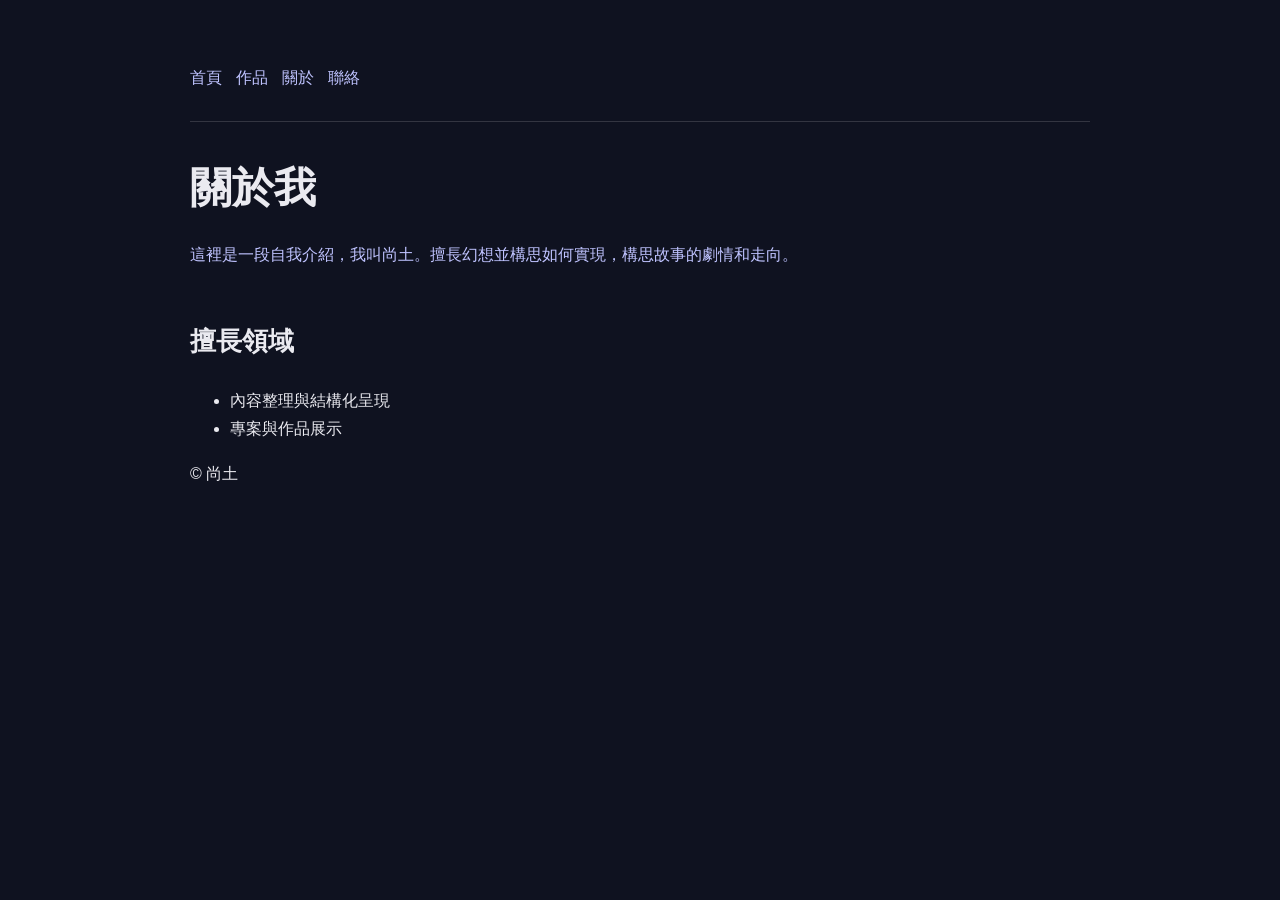
<file: about.html>
<!doctype html>
<html lang="zh-Hant">
<head>
  <meta charset="utf-8">
  <title>關於我｜我的作品集</title>
  <meta name="viewport" content="width=device-width, initial-scale=1">
  <link rel="stylesheet" href="./assets/style.css">
</head>
<body>
  <div class="wrap">
    <nav>
      <a href="./index.html">首頁</a>
      <a href="./works.html">作品</a>
      <a href="./about.html">關於</a>
      <a href="./contact.html">聯絡</a>
    </nav>
    <hr>

    <h1>關於我</h1>
    <p>
      這裡是一段自我介紹，我叫尚土。擅長幻想並構思如何實現，構思故事的劇情和走向。
    </p>

    <h2>擅長領域</h2>
    <ul>
      <li>內容整理與結構化呈現</li>
      <li>專案與作品展示</li>
    </ul>

    <footer>
      © 尚土
    </footer>
  </div>
</body>
</html>
</file>
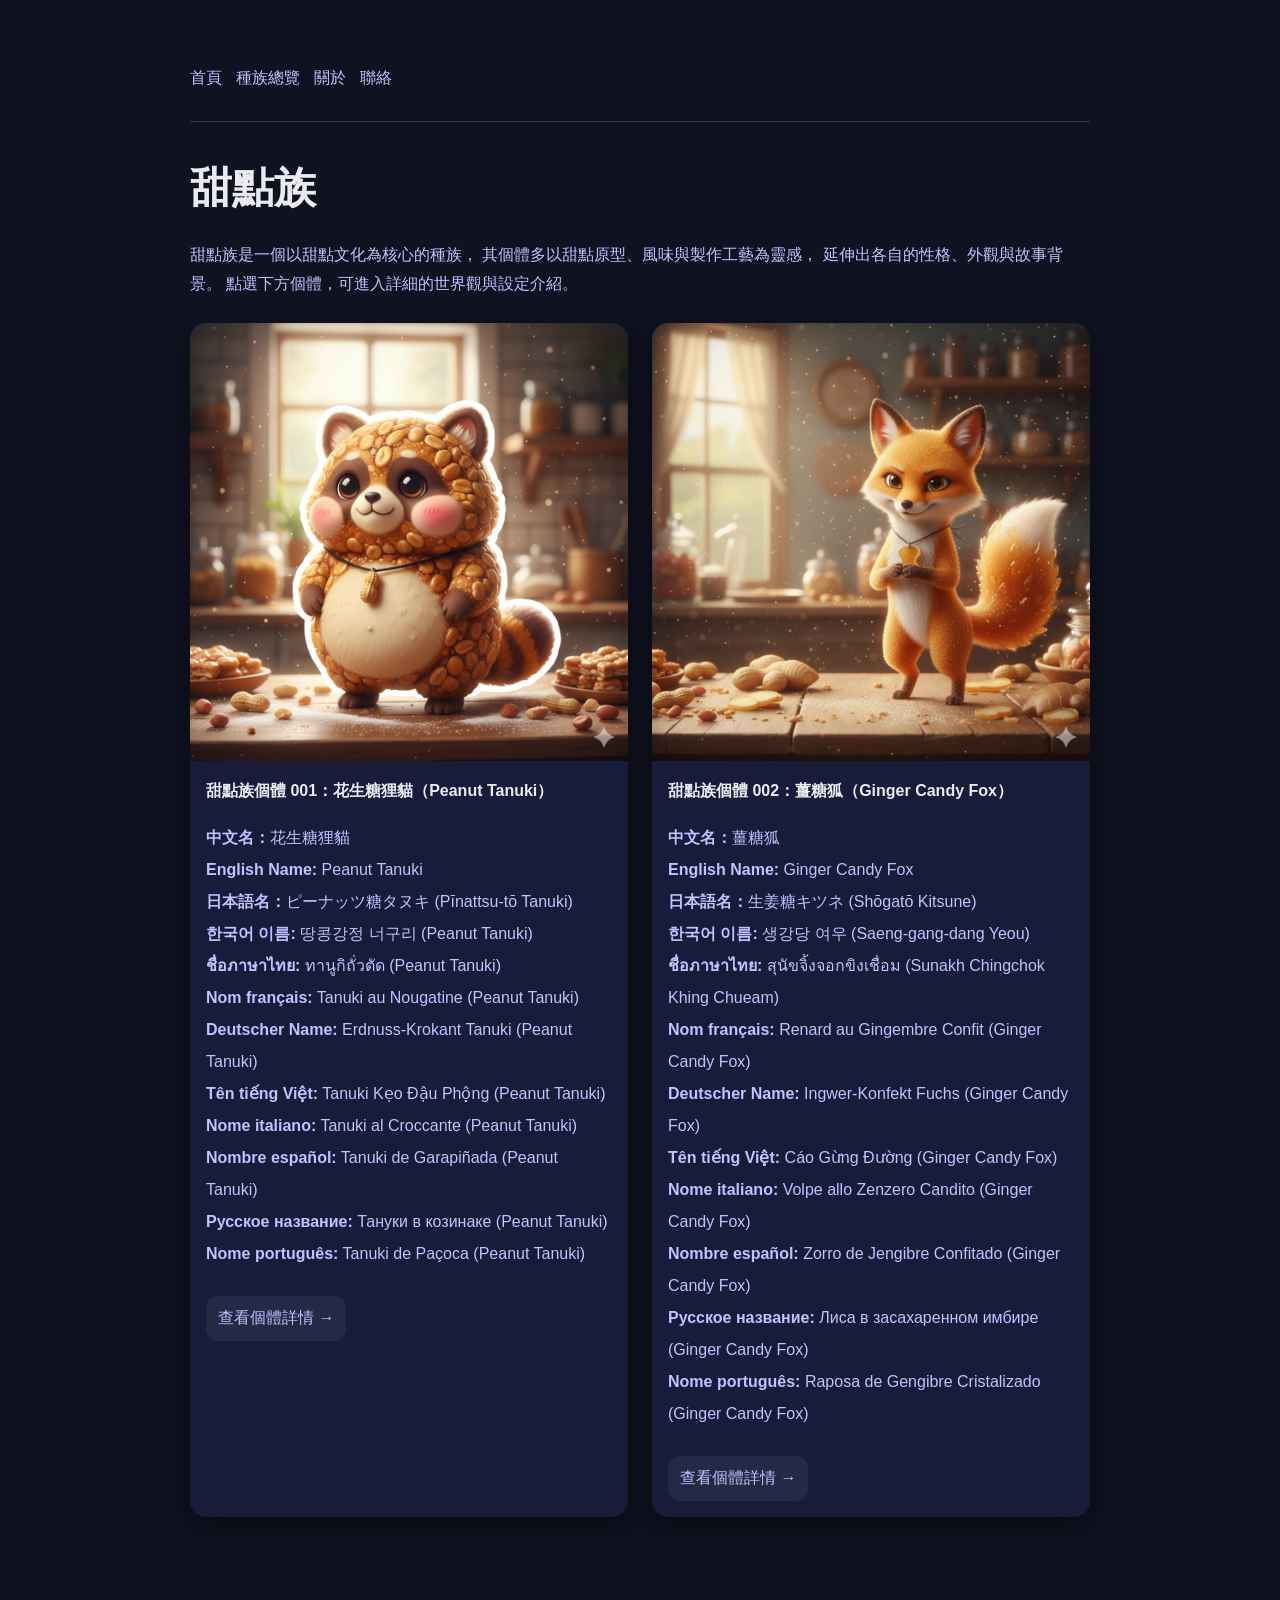
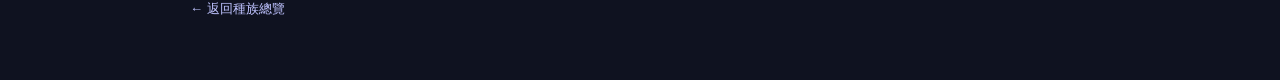
<file: race-dessert.html>
<!doctype html>
<html lang="zh-Hant">
<head>
  <meta charset="utf-8">
  <title>甜點族｜我的作品集</title>
  <meta name="viewport" content="width=device-width, initial-scale=1">
  <link rel="stylesheet" href="./assets/style.css">
</head>
<body>
  <div class="wrap">
    <nav>
      <a href="./index.html">首頁</a>
      <a href="./works.html">種族總覽</a>
      <a href="./about.html">關於</a>
      <a href="./contact.html">聯絡</a>
    </nav>
    <hr>

    <h1>甜點族</h1>
    <p>
      甜點族是一個以甜點文化為核心的種族，
      其個體多以甜點原型、風味與製作工藝為靈感，
      延伸出各自的性格、外觀與故事背景。
      點選下方個體，可進入詳細的世界觀與設定介紹。
    </p>

    <div class="grid">

      <!-- 個體 01 -->
      <div class="card">
        <img src="./images/peanut-tanuki.png" alt="甜點族個體 花生糖狸貓 Peanut Tanuki">
        <div class="txt">
          <strong>甜點族個體 001：花生糖狸貓（Peanut Tanuki）</strong>

          <p style="line-height: 2; font-family: sans-serif;">
            <span style="font-weight: bold;">中文名：</span>花生糖狸貓<br>
            <span style="font-weight: bold;">English Name:</span> Peanut Tanuki<br>
            <span style="font-weight: bold;">日本語名：</span>ピーナッツ糖タヌキ (Pīnattsu-tō Tanuki)<br>
            <span style="font-weight: bold;">한국어 이름:</span> 땅콩강정 너구리 (Peanut Tanuki)<br>
            <span style="font-weight: bold;">ชื่อภาษาไทย:</span> ทานูกิถั่วตัด (Peanut Tanuki)<br>
            <span style="font-weight: bold;">Nom français:</span> Tanuki au Nougatine (Peanut Tanuki)<br>
            <span style="font-weight: bold;">Deutscher Name:</span> Erdnuss-Krokant Tanuki (Peanut Tanuki)<br>
            <span style="font-weight: bold;">Tên tiếng Việt:</span> Tanuki Kẹo Đậu Phộng (Peanut Tanuki)<br>
            <span style="font-weight: bold;">Nome italiano:</span> Tanuki al Croccante (Peanut Tanuki)<br>
            <span style="font-weight: bold;">Nombre español:</span> Tanuki de Garapiñada (Peanut Tanuki)<br>
            <span style="font-weight: bold;">Русское название:</span> Тануки в козинаке (Peanut Tanuki)<br>
            <span style="font-weight: bold;">Nome português:</span> Tanuki de Paçoca (Peanut Tanuki)
          </p>

          <a class="btnlink" href="./work-dessert-0001.html">查看個體詳情 →</a>
        </div>
      </div>

      <!-- 個體 02 -->
      <div class="card">
        <img src="./images/ginger-candy-fox.png" alt="甜點族個體 薑糖狐 Ginger Candy Fox">
        <div class="txt">
          <strong>甜點族個體 002：薑糖狐（Ginger Candy Fox）</strong>

          <p style="line-height: 2; font-family: sans-serif;">
            <span style="font-weight: bold;">中文名：</span>薑糖狐<br>
            <span style="font-weight: bold;">English Name:</span> Ginger Candy Fox<br>
            <span style="font-weight: bold;">日本語名：</span>生姜糖キツネ (Shōgatō Kitsune)<br>
            <span style="font-weight: bold;">한국어 이름:</span> 생강당 여우 (Saeng-gang-dang Yeou)<br>
            <span style="font-weight: bold;">ชื่อภาษาไทย:</span> สุนัขจิ้งจอกขิงเชื่อม (Sunakh Chingchok Khing Chueam)<br>
            <span style="font-weight: bold;">Nom français:</span> Renard au Gingembre Confit (Ginger Candy Fox)<br>
            <span style="font-weight: bold;">Deutscher Name:</span> Ingwer-Konfekt Fuchs (Ginger Candy Fox)<br>
            <span style="font-weight: bold;">Tên tiếng Việt:</span> Cáo Gừng Đường (Ginger Candy Fox)<br>
            <span style="font-weight: bold;">Nome italiano:</span> Volpe allo Zenzero Candito (Ginger Candy Fox)<br>
            <span style="font-weight: bold;">Nombre español:</span> Zorro de Jengibre Confitado (Ginger Candy Fox)<br>
            <span style="font-weight: bold;">Русское название:</span> Лиса в засахаренном имбире (Ginger Candy Fox)<br>
            <span style="font-weight: bold;">Nome português:</span> Raposa de Gengibre Cristalizado (Ginger Candy Fox)
          </p>

          <a class="btnlink" href="./work-dessert-02.html">查看個體詳情 →</a>
        </div>
      </div>

    </div>

    <div class="footer-note">
      <a href="./works.html">← 返回種族總覽</a>
    </div>
  </div>
</body>
</html>
</file>
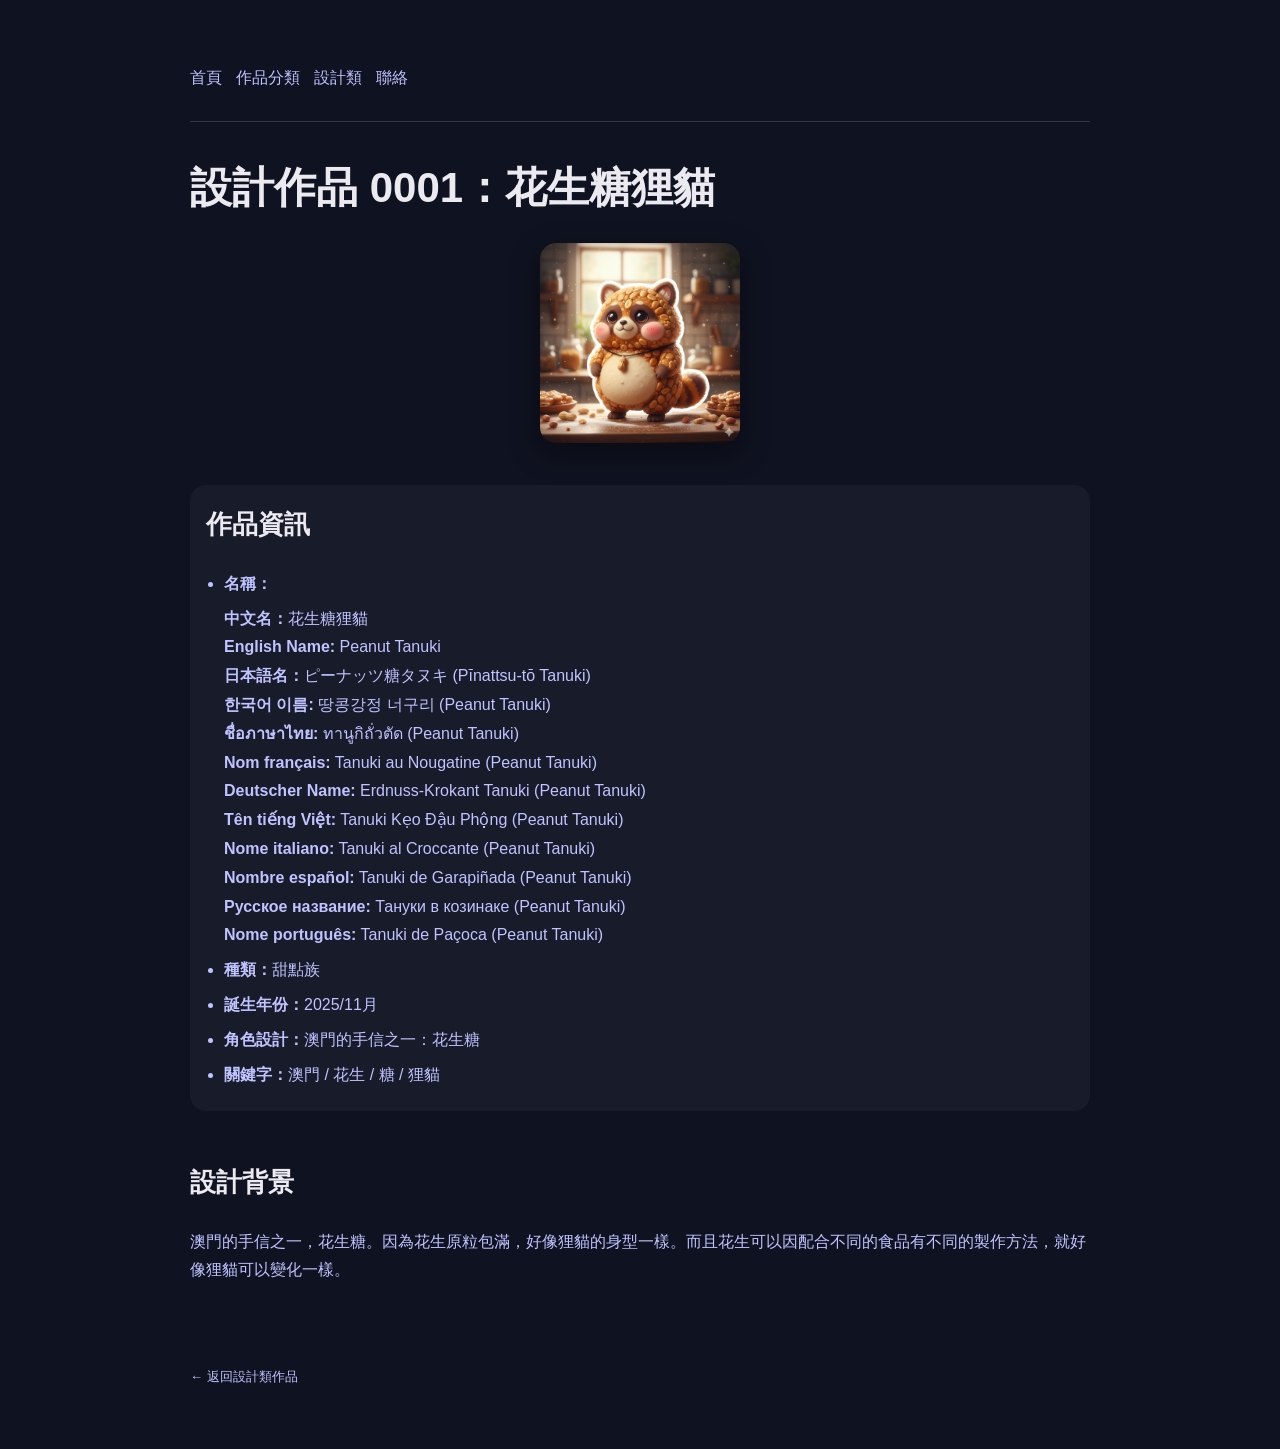
<file: work-dessert-0001.html>
<!doctype html>
<html lang="zh-Hant">
<head>
  <meta charset="utf-8">
  <title>設計作品 001｜我的作品集</title>
  <meta name="viewport" content="width=device-width, initial-scale=1">
  <link rel="stylesheet" href="./assets/style.css">
</head>
<body>
  <div class="wrap">
    <nav>
      <a href="./index.html">首頁</a>
      <a href="./works.html">作品分類</a>
      <a href="./category-design.html">設計類</a>
      <a href="./contact.html">聯絡</a>
    </nav>
    <hr>

    <h1>設計作品 0001：花生糖狸貓</h1>
    <div class="detail-hero">
       <img class="character-img"
     src="./images/peanut-tanuki.png"
     alt="甜點族個體 花生糖狸貓 Peanut Tanuki"
     style="max-width:200px; ">


      <div class="kv">
        <h2 style="margin-top:0;">作品資訊</h2>
        <ul>
          <li><strong>名稱：</strong></li>
          <span style="font-weight: bold;">中文名：</span>花生糖狸貓<br>
            <span style="font-weight: bold;">English Name:</span> Peanut Tanuki<br>
            <span style="font-weight: bold;">日本語名：</span>ピーナッツ糖タヌキ (Pīnattsu-tō Tanuki)<br>
            <span style="font-weight: bold;">한국어 이름:</span> 땅콩강정 너구리 (Peanut Tanuki)<br>
            <span style="font-weight: bold;">ชื่อภาษาไทย:</span> ทานูกิถั่วตัด (Peanut Tanuki)<br>
            <span style="font-weight: bold;">Nom français:</span> Tanuki au Nougatine (Peanut Tanuki)<br>
            <span style="font-weight: bold;">Deutscher Name:</span> Erdnuss-Krokant Tanuki (Peanut Tanuki)<br>
            <span style="font-weight: bold;">Tên tiếng Việt:</span> Tanuki Kẹo Đậu Phộng (Peanut Tanuki)<br>
            <span style="font-weight: bold;">Nome italiano:</span> Tanuki al Croccante (Peanut Tanuki)<br>
            <span style="font-weight: bold;">Nombre español:</span> Tanuki de Garapiñada (Peanut Tanuki)<br>
            <span style="font-weight: bold;">Русское название:</span> Тануки в козинаке (Peanut Tanuki)<br>
            <span style="font-weight: bold;">Nome português:</span> Tanuki de Paçoca (Peanut Tanuki)
        </ul>
        <ul>
          <li><strong>種類：</strong>甜點族</li>
          <li><strong>誕生年份：</strong>2025/11月</li>
          <li><strong>角色設計：</strong>澳門的手信之一：花生糖</li>
          <li><strong>關鍵字：</strong>澳門 / 花生 / 糖 / 狸貓 </li>
        </ul>
      </div>
    </div>

    <h2>設計背景</h2>
    <p>澳門的手信之一，花生糖。因為花生原粒包滿，好像狸貓的身型一樣。而且花生可以因配合不同的食品有不同的製作方法，就好像狸貓可以變化一樣。</p>

    <div class="footer-note">
      <a href="./category-design.html">← 返回設計類作品</a>
    </div>
  </div>
</body>
</html>
</file>
<file: assets/style.css>
body{
  margin:0;
  font-family:-apple-system,BlinkMacSystemFont,"Segoe UI",Roboto,"Noto Sans TC",sans-serif;
  background:#0f1220;
  color:#eaeaf0;
  line-height:1.8;
}

a{ color:#bfc3ff; text-decoration:none; }
a:hover{ text-decoration:underline; }

.wrap{
  max-width:900px;
  margin:auto;
  padding:48px 24px 60px;
}

/* Navigation */
nav{
  display:flex;
  gap:14px;
  align-items:center;
  padding:16px 0;
}
hr{
  border:0;
  border-top:1px solid rgba(255,255,255,.15);
  margin:12px 0 28px;
}

/* Typography */
h1{ font-size:42px; margin:0 0 10px; }
h2{ margin-top:48px; font-size:26px; }
p{ color:#bfc3ff; }

/* Grid / Cards */
.grid{
  display:grid;
  grid-template-columns:repeat(auto-fit,minmax(260px,1fr));
  gap:24px;
  margin-top:24px;
}
.card{
  background:#181c3a;
  border-radius:16px;
  overflow:hidden;
  box-shadow:0 10px 30px rgba(0,0,0,.4);
}
.card img{ width:100%; display:block; }
.card .txt{ padding:16px; }

.card .txt strong{ display:block; margin-bottom:6px; }

.btnlink{
  display:inline-block;
  margin-top:10px;
  padding:8px 12px;
  border-radius:12px;
  background:rgba(255,255,255,.06);
}

/* Detail page layout */
.detail-hero{
  display:grid;
  grid-template-columns: 1fr;
  gap:18px;
  margin-top:18px;
}
.detail-hero img{
  width:100%;
  border-radius:16px;
  box-shadow:0 10px 30px rgba(0,0,0,.4);
}
.kv{
  background:rgba(255,255,255,.04);
  border-radius:16px;
  padding:16px;
}
.kv ul{ margin:0; padding-left:18px; color:#bfc3ff; }
.kv li{ margin:6px 0; }

.footer-note{
  margin-top:80px;
  font-size:13px;
  color:#8b8fff;
}

.character-img {
  max-width: 320px;   /* 你可以試 240 / 280 / 320 */
  width: 100%;
  height: auto;
  display: block;
  margin: 0 auto 24px;  /* 置中 + 底部留空 */
  border-radius: 16px;  /* 視覺更柔和，可刪 */
}
</file>
